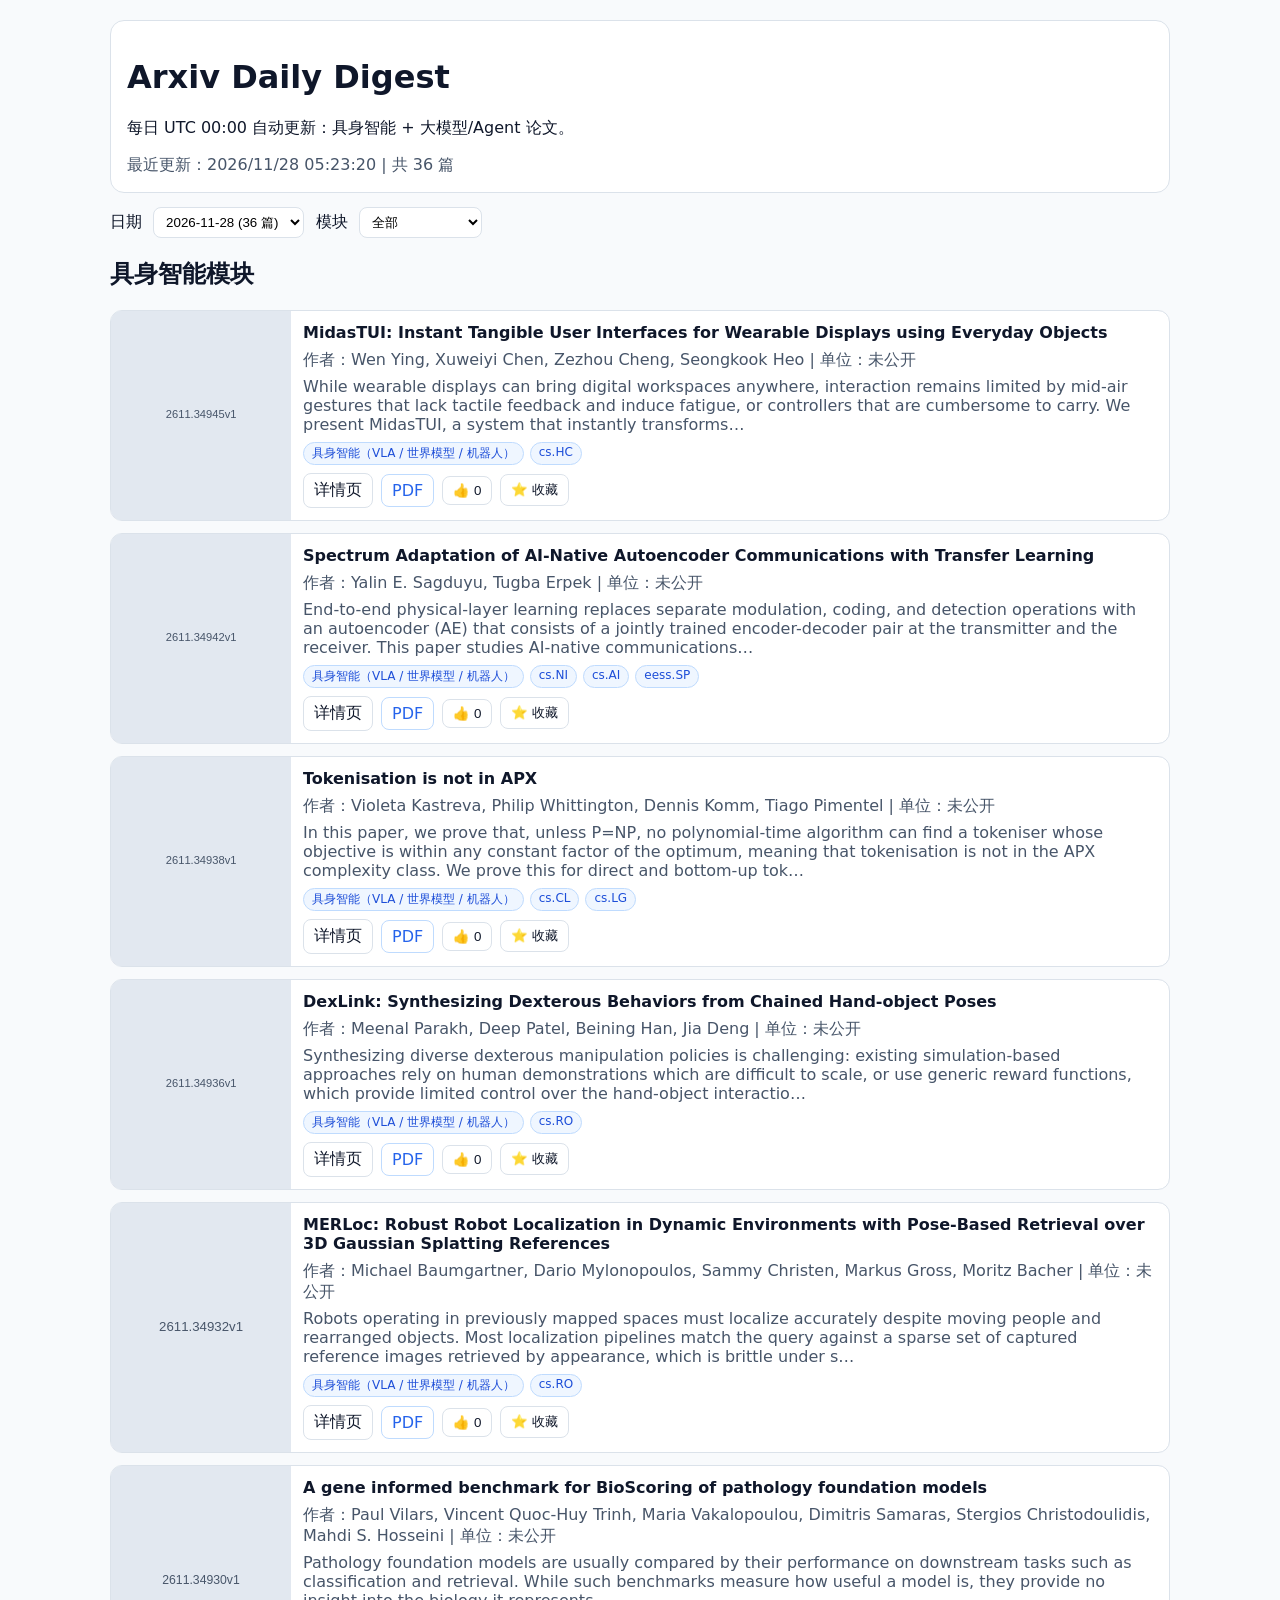
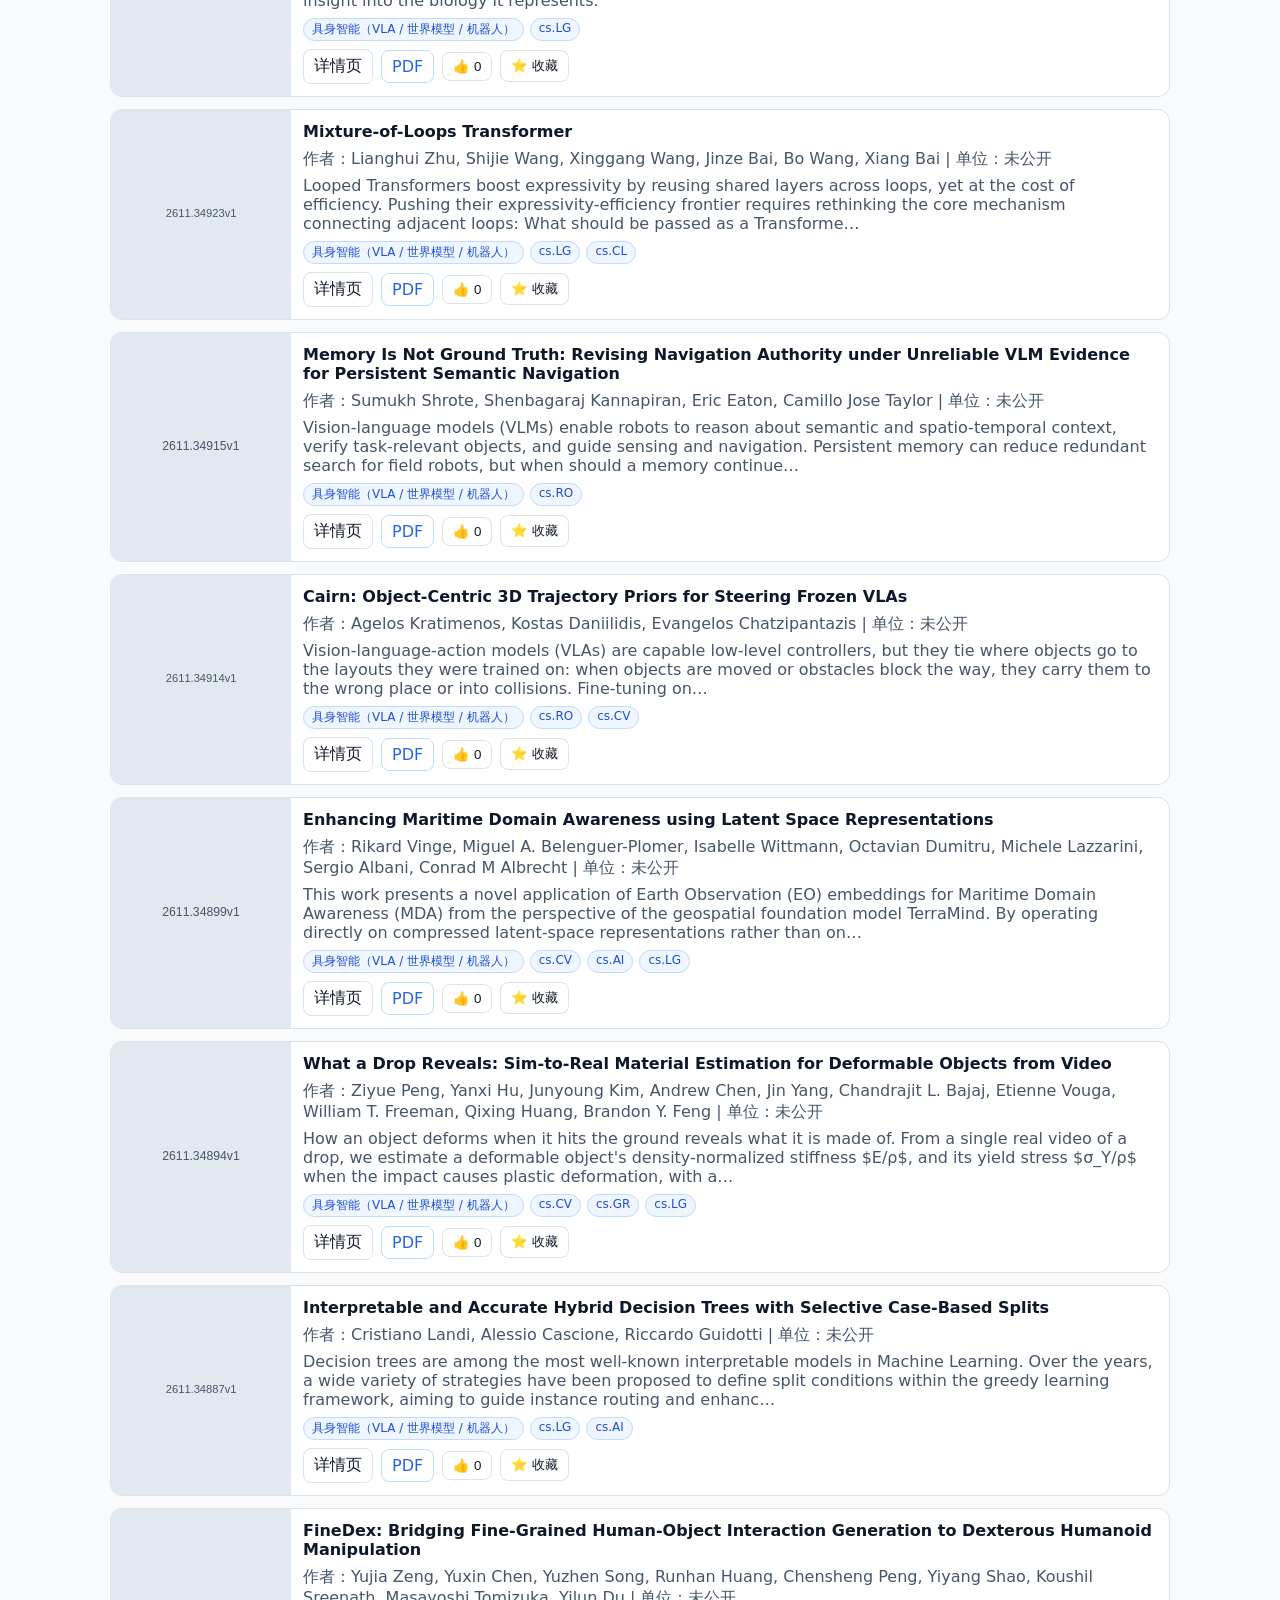
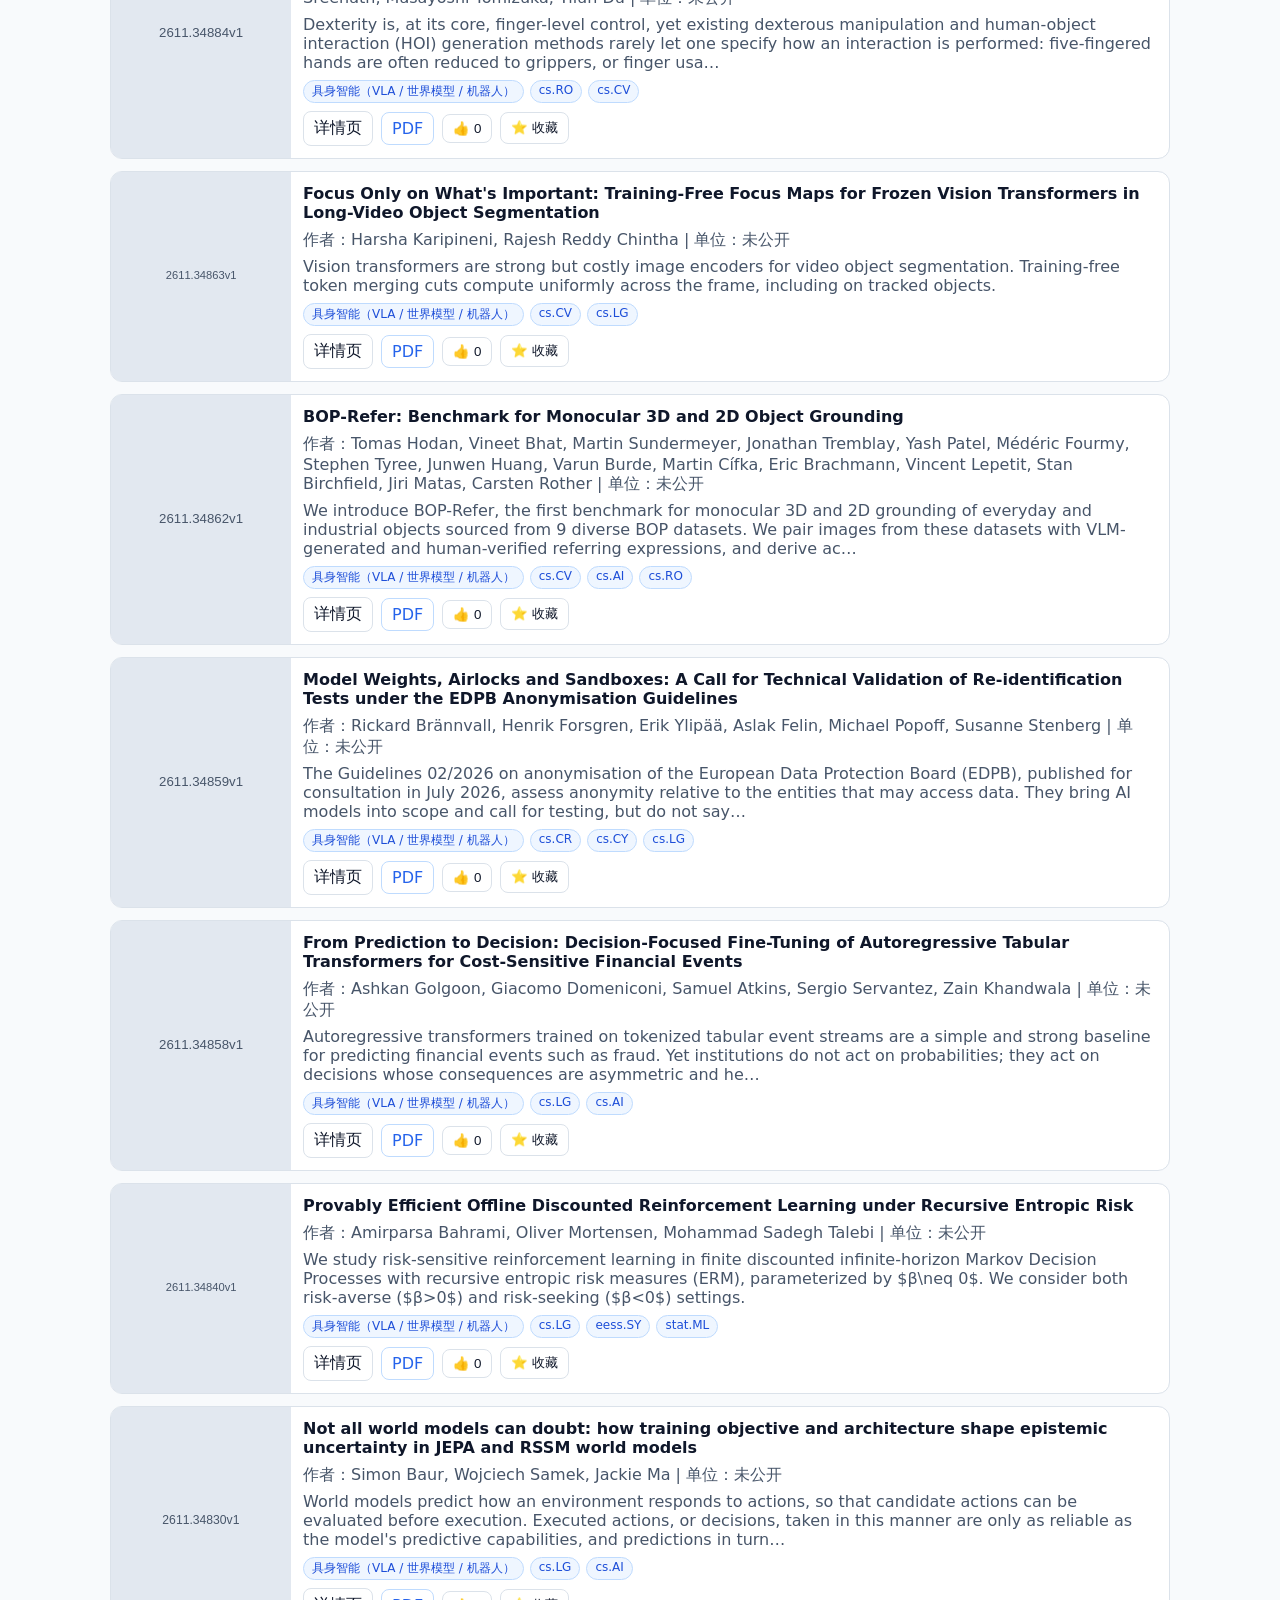
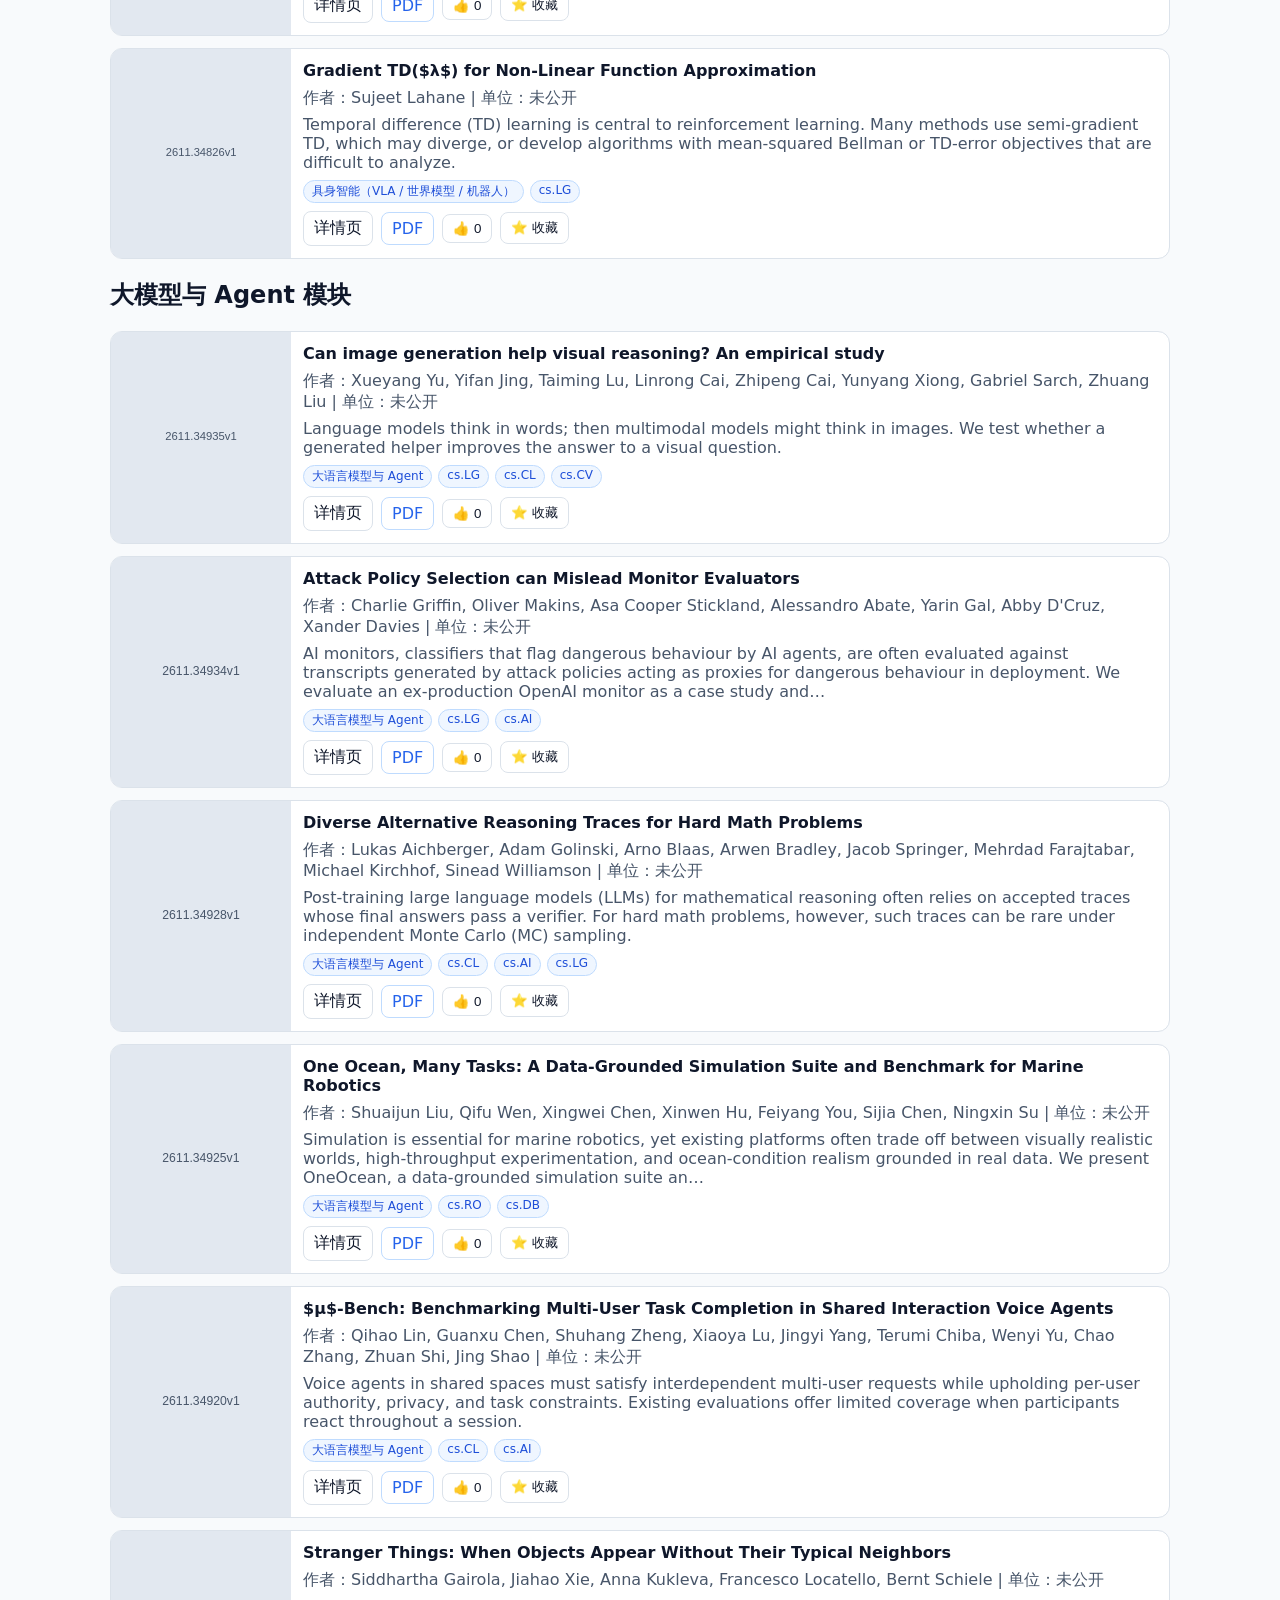
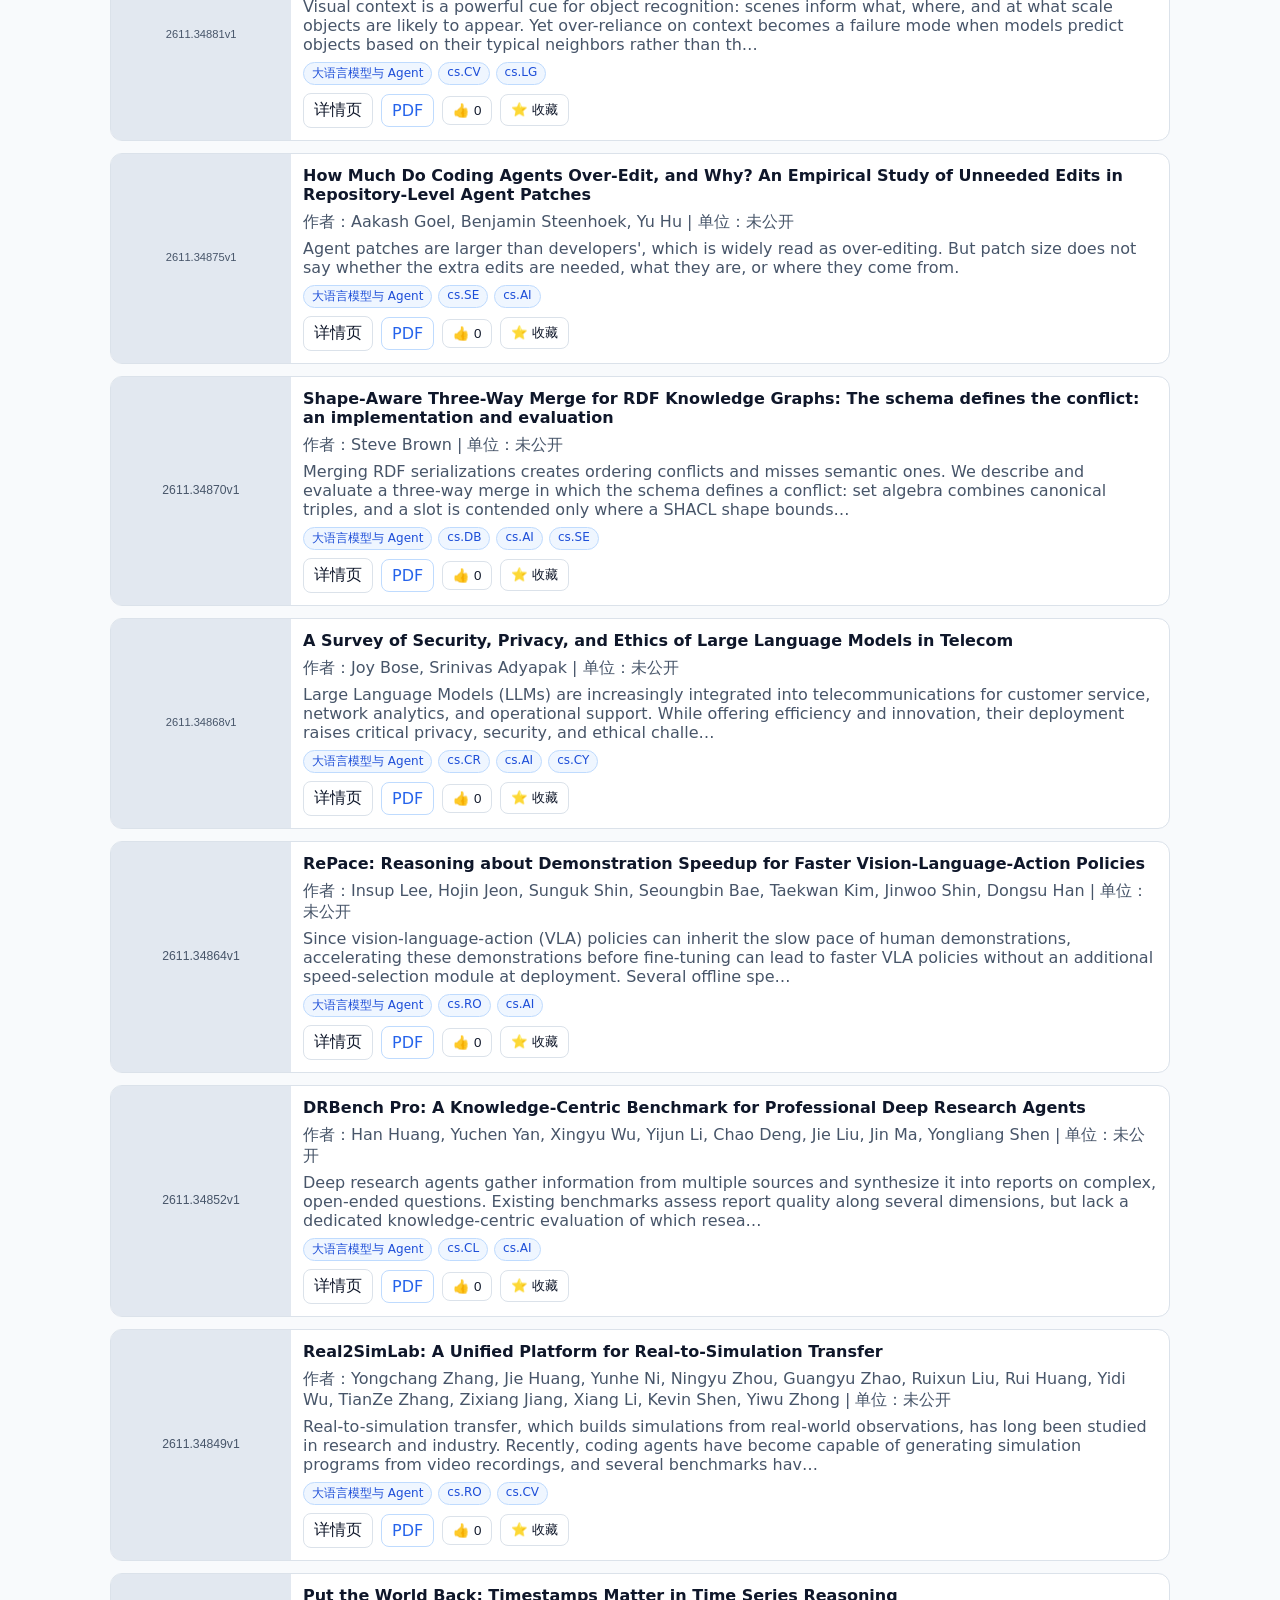
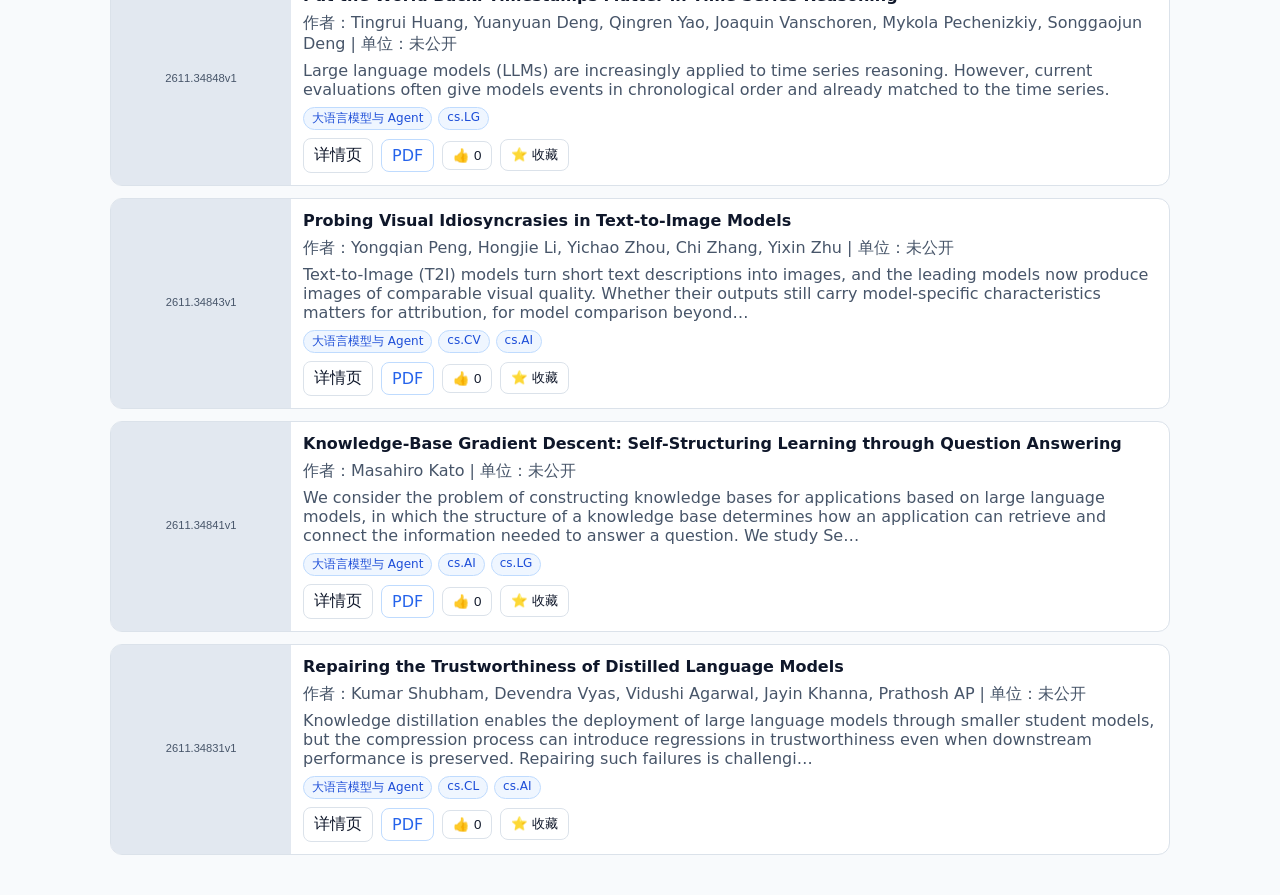
<file: index.html>
<!doctype html>
<html lang="zh-CN">
  <head>
    <meta charset="UTF-8" />
    <meta name="viewport" content="width=device-width, initial-scale=1" />
    <title>Arxiv Daily Digest</title>
    <link rel="stylesheet" href="style.css" />
  </head>
  <body>
    <main class="container">
      <header class="hero">
        <h1>Arxiv Daily Digest</h1>
        <p>每日 UTC 00:00 自动更新：具身智能 + 大模型/Agent 论文。</p>
        <div id="meta" class="meta">正在加载今日摘要...</div>
      </header>

      <section class="toolbar">
        <label>日期
          <select id="dateSelect"></select>
        </label>
        <label>模块
          <select id="moduleFilter">
            <option value="all">全部</option>
            <option value="embodied">具身智能</option>
            <option value="llm_agent">大模型 / Agent</option>
          </select>
        </label>
      </section>

      <section>
        <h2>具身智能模块</h2>
        <div id="embodiedList" class="paper-list"></div>
      </section>

      <section>
        <h2>大模型与 Agent 模块</h2>
        <div id="llmList" class="paper-list"></div>
      </section>
    </main>

    <template id="paperTpl">
      <article class="paper-card">
        <img class="cover" alt="paper image" />
        <div class="body">
          <h3 class="title"></h3>
          <p class="aff"></p>
          <p class="summary"></p>
          <div class="tags"></div>
          <div class="actions">
            <a class="detail-link" target="_blank" rel="noopener">详情页</a>
            <a class="pdf-link" target="_blank" rel="noopener">PDF</a>
            <button class="like-btn">👍 <span>0</span></button>
            <button class="fav-btn">⭐ 收藏</button>
          </div>
        </div>
      </article>
    </template>

    <script src="app.js"></script>
  </body>
</html>
</file>
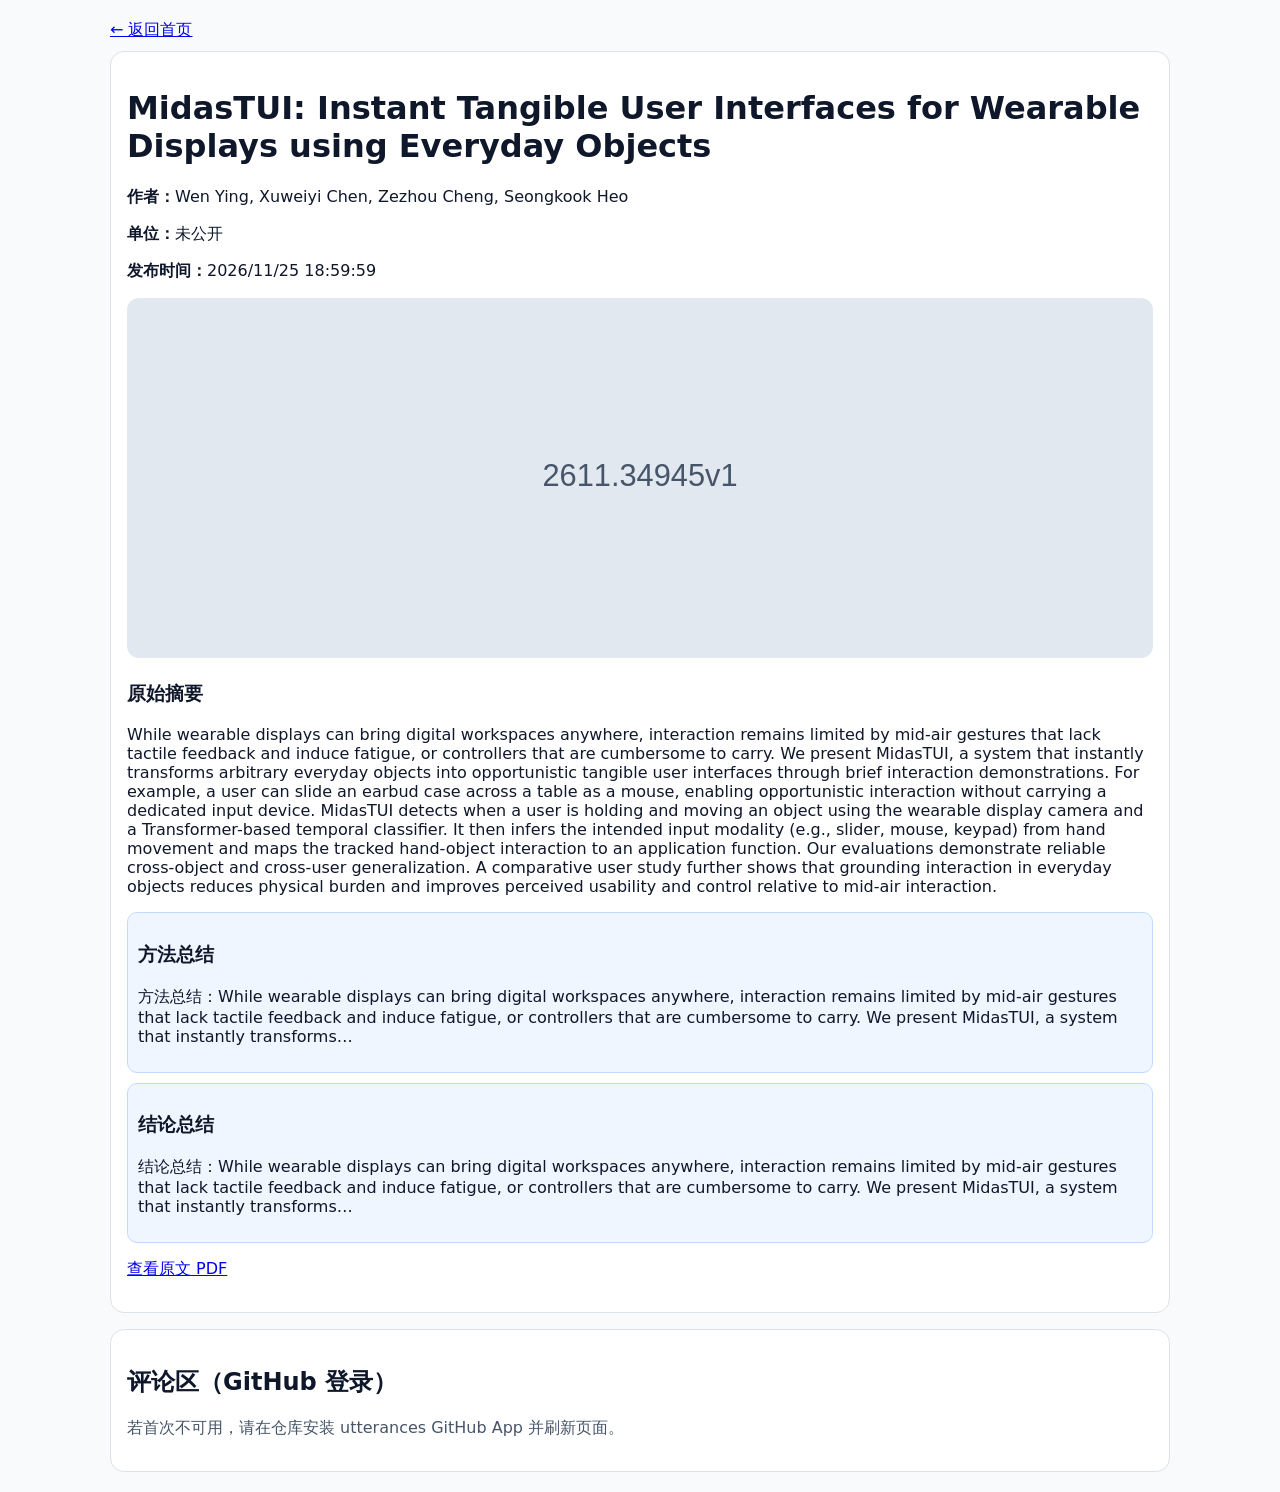
<file: paper.html>
<!doctype html>
<html lang="zh-CN">
  <head>
    <meta charset="UTF-8" />
    <meta name="viewport" content="width=device-width, initial-scale=1" />
    <title>Paper Detail - Arxiv Daily Digest</title>
    <link rel="stylesheet" href="style.css" />
  </head>
  <body>
    <main class="container detail">
      <a href="./index.html">← 返回首页</a>
      <div id="paperDetail" class="paper-detail">加载中...</div>
      <section class="comments">
        <h2>评论区（GitHub 登录）</h2>
        <p class="hint">若首次不可用，请在仓库安装 utterances GitHub App 并刷新页面。</p>
        <div id="giscus"></div>
      </section>
    </main>
    <script src="app.js"></script>
  </body>
</html>
</file>
<file: style.css>
:root {
  --bg: #f8fafc;
  --card: #ffffff;
  --line: #dbe2ea;
  --text: #0f172a;
  --muted: #475569;
  --accent: #2563eb;
}

* { box-sizing: border-box; }
body {
  margin: 0;
  font-family: Inter, system-ui, -apple-system, Segoe UI, sans-serif;
  background: var(--bg);
  color: var(--text);
}

.container {
  max-width: 1100px;
  margin: 0 auto;
  padding: 20px;
}

.hero {
  background: var(--card);
  border: 1px solid var(--line);
  border-radius: 14px;
  padding: 16px;
  margin-bottom: 14px;
}

.meta { color: var(--muted); }

.toolbar {
  display: flex;
  gap: 12px;
  margin-bottom: 16px;
}

select {
  margin-left: 6px;
  padding: 6px 8px;
  border: 1px solid var(--line);
  border-radius: 8px;
  background: #fff;
}

.paper-list {
  display: grid;
  gap: 12px;
  margin-bottom: 20px;
}

.paper-card {
  display: grid;
  grid-template-columns: 180px 1fr;
  background: var(--card);
  border: 1px solid var(--line);
  border-radius: 12px;
  overflow: hidden;
}

.cover {
  width: 100%;
  height: 100%;
  min-height: 140px;
  object-fit: cover;
  background: #e2e8f0;
}

.body { padding: 12px; }
.title { margin: 0 0 8px; font-size: 1rem; }
.aff, .summary { margin: 6px 0; color: var(--muted); }

.tags { display: flex; gap: 6px; flex-wrap: wrap; margin: 8px 0; }
.tag {
  background: #eff6ff;
  color: #1d4ed8;
  border: 1px solid #bfdbfe;
  border-radius: 999px;
  padding: 2px 8px;
  font-size: 12px;
}

.actions {
  display: flex;
  gap: 8px;
  align-items: center;
  flex-wrap: wrap;
}

.actions a, .actions button {
  border: 1px solid var(--line);
  border-radius: 8px;
  padding: 6px 10px;
  background: #fff;
  color: var(--text);
  text-decoration: none;
  cursor: pointer;
}

.actions .pdf-link { color: var(--accent); border-color: #bfdbfe; }

.paper-detail {
  background: #fff;
  border: 1px solid var(--line);
  border-radius: 14px;
  padding: 16px;
  margin-top: 10px;
}

.cover-detail {
  width: 100%;
  max-height: 360px;
  object-fit: cover;
  border-radius: 12px;
}

.highlight {
  background: #eff6ff;
  border: 1px solid #bfdbfe;
  border-radius: 10px;
  padding: 10px;
  margin: 10px 0;
}

.comments {
  margin-top: 16px;
  background: #fff;
  border: 1px solid var(--line);
  border-radius: 14px;
  padding: 16px;
}

.hint { color: var(--muted); }

@media (max-width: 760px) {
  .paper-card { grid-template-columns: 1fr; }
  .cover { max-height: 200px; }
  .toolbar { flex-direction: column; }
}
</file>
